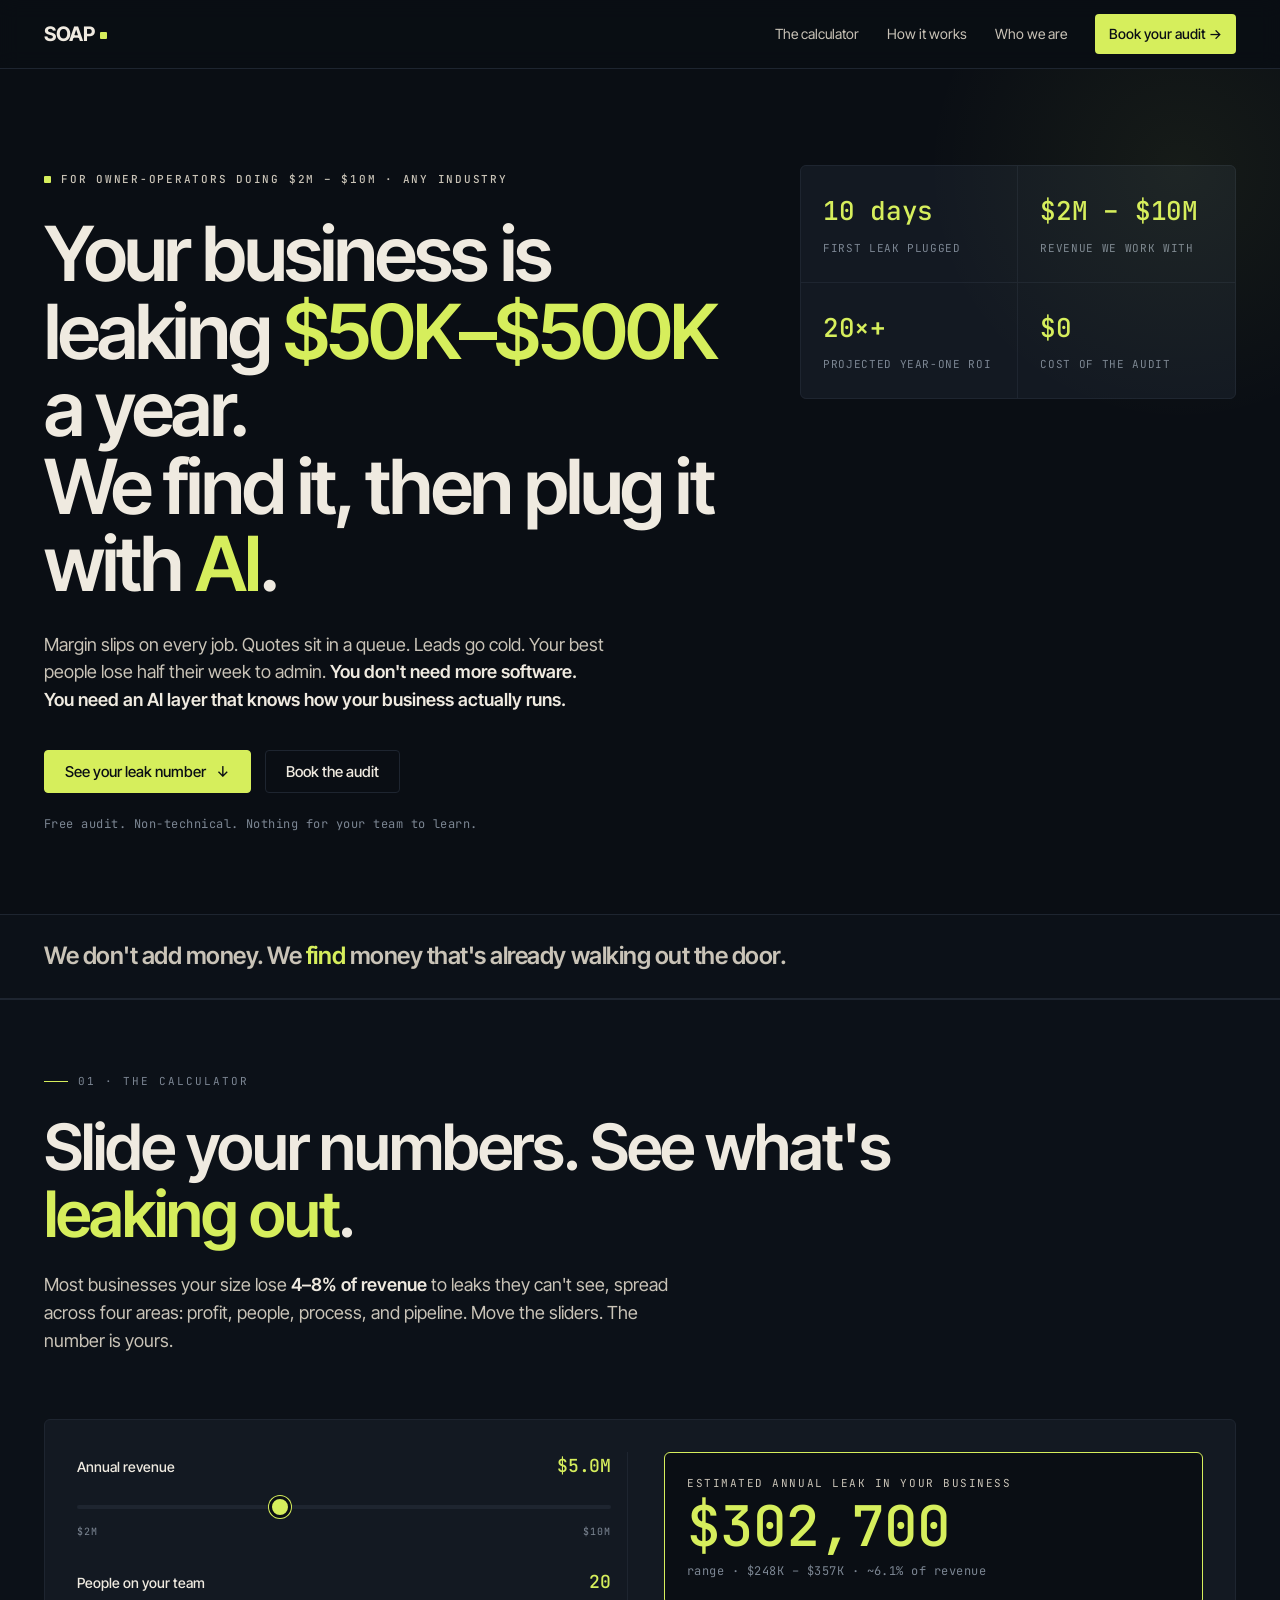
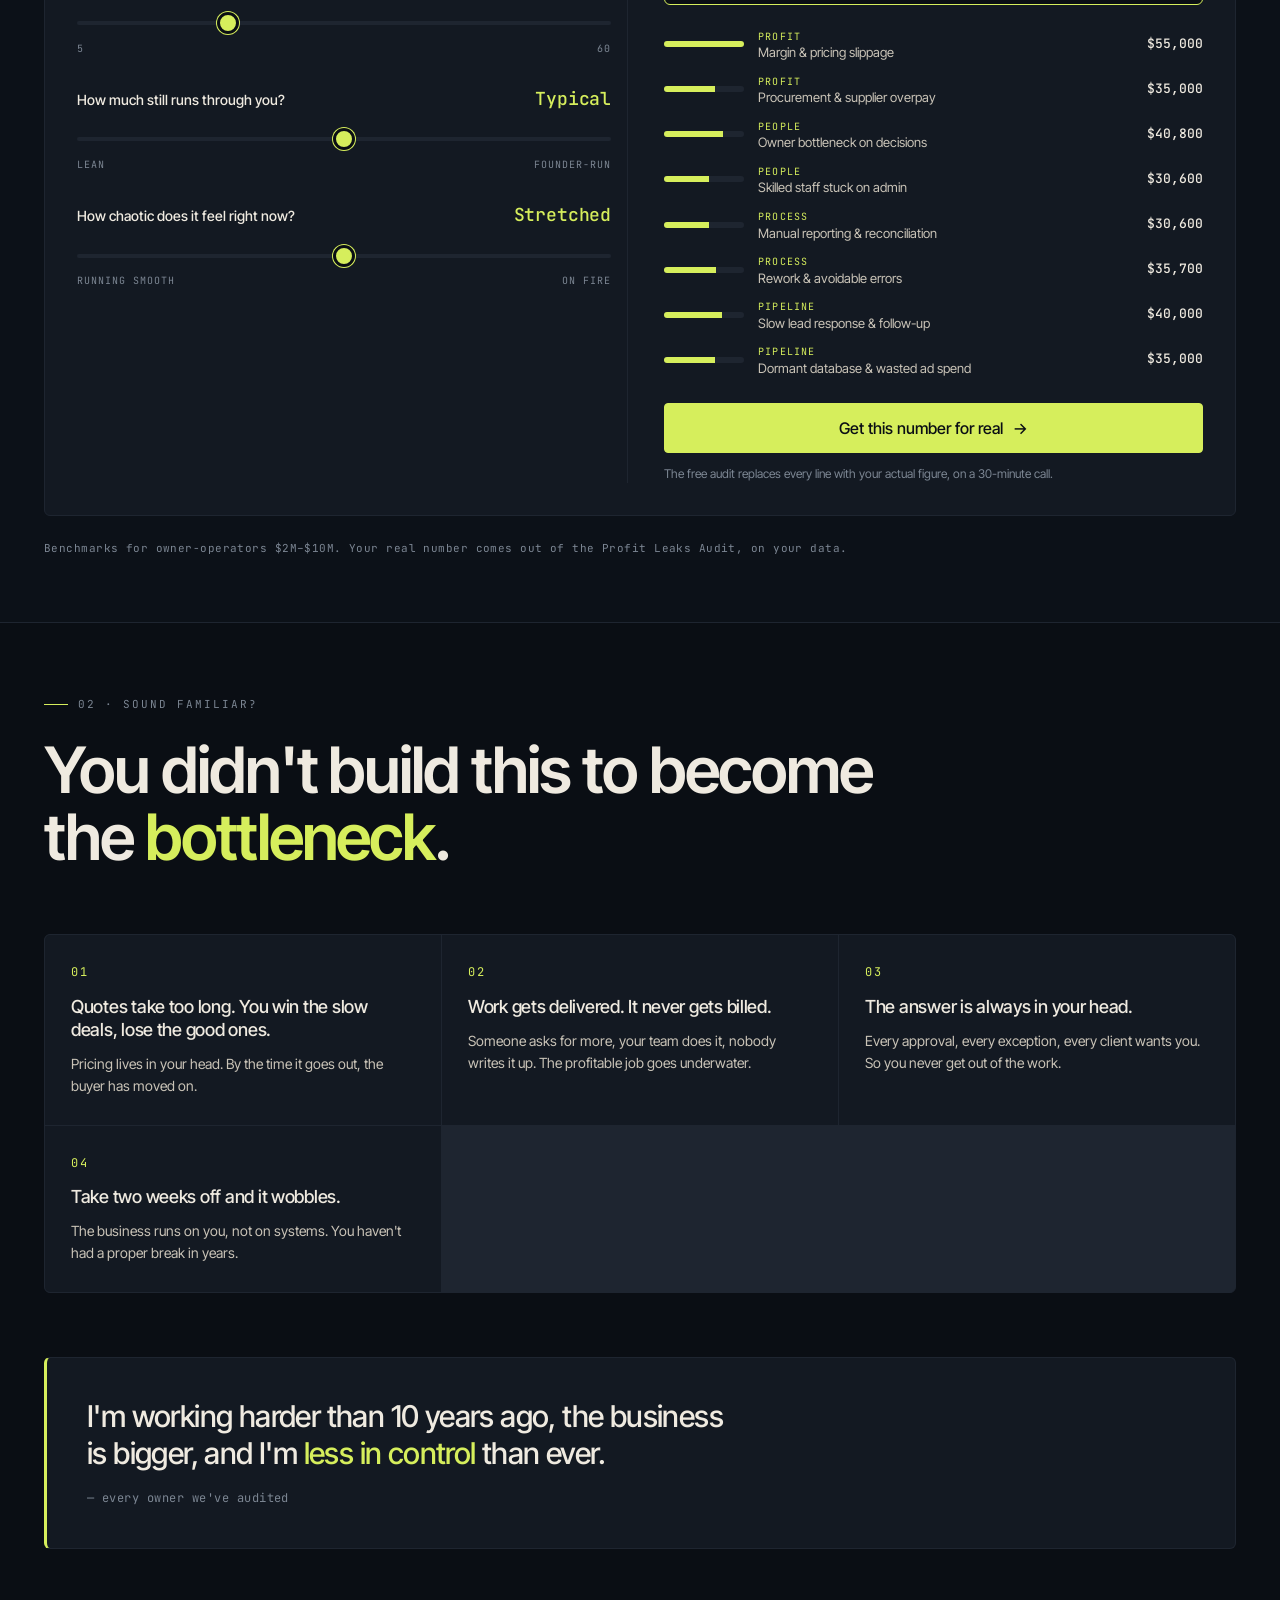
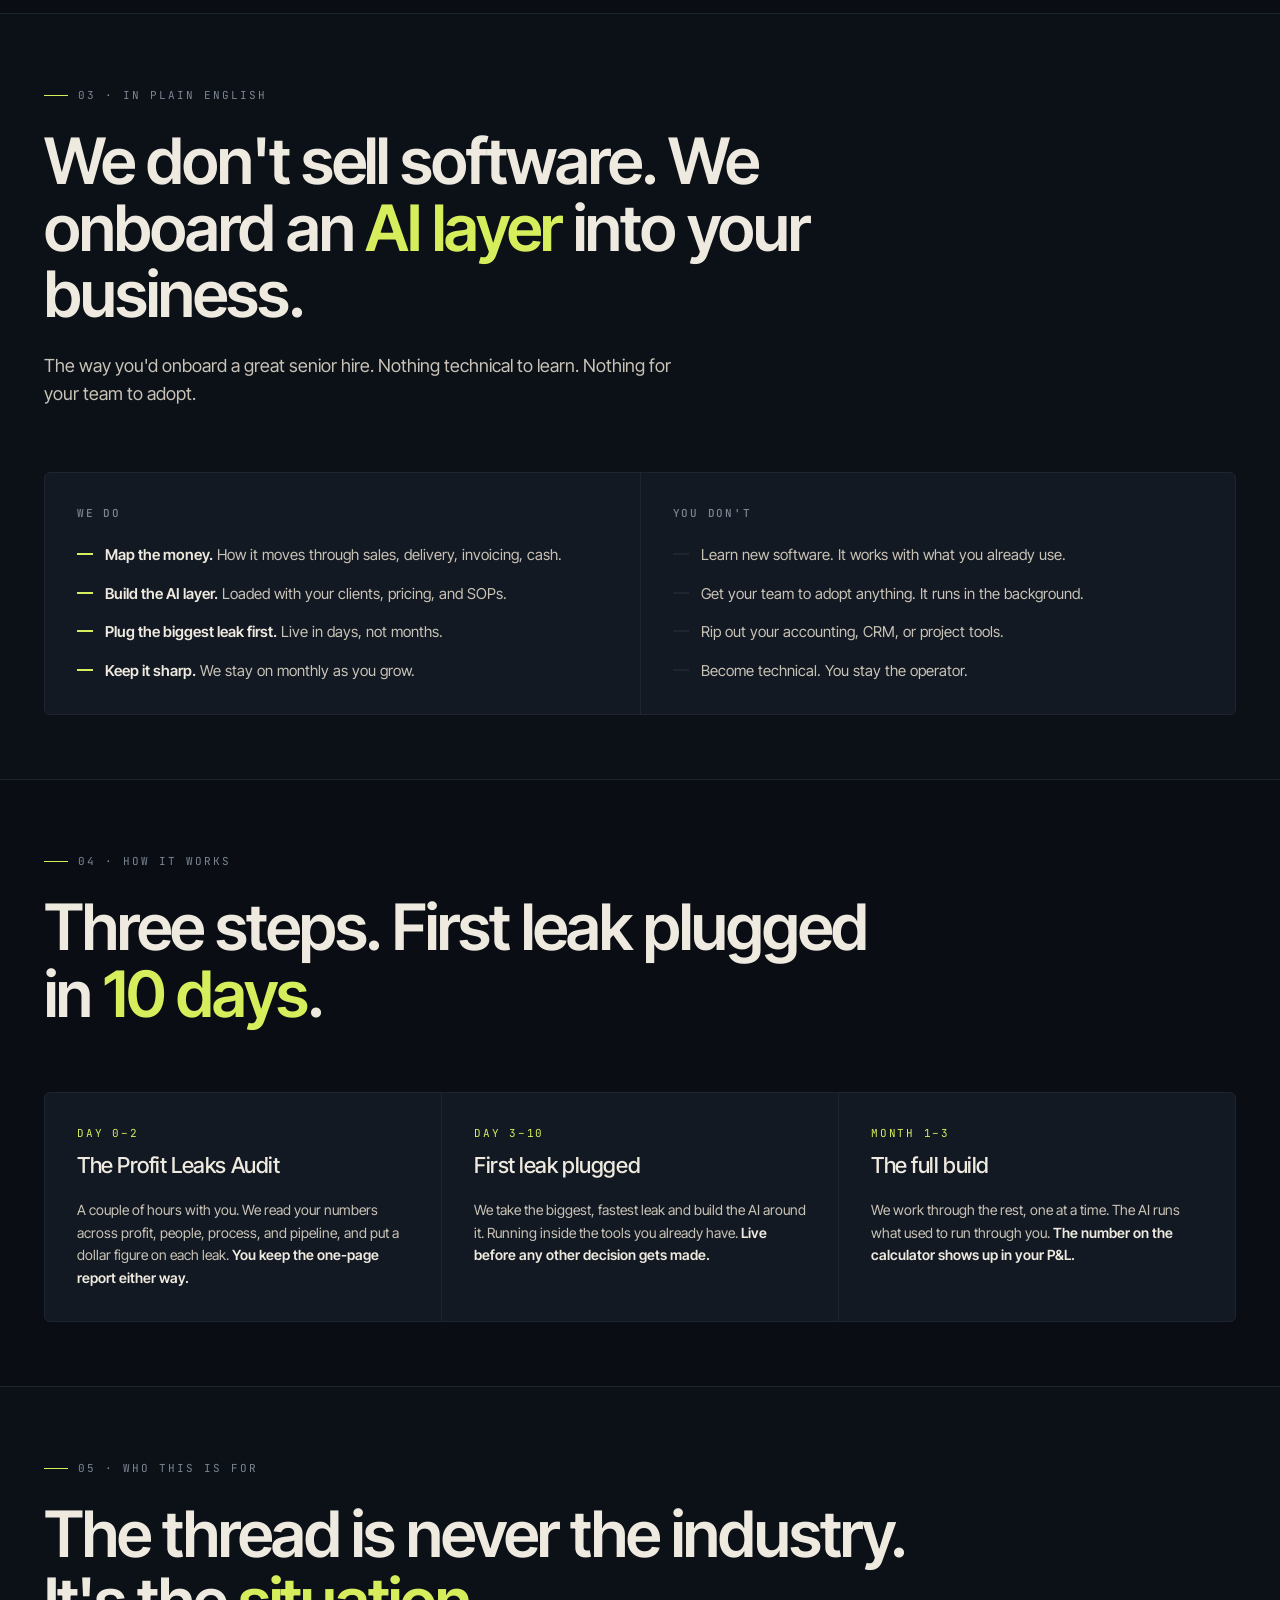
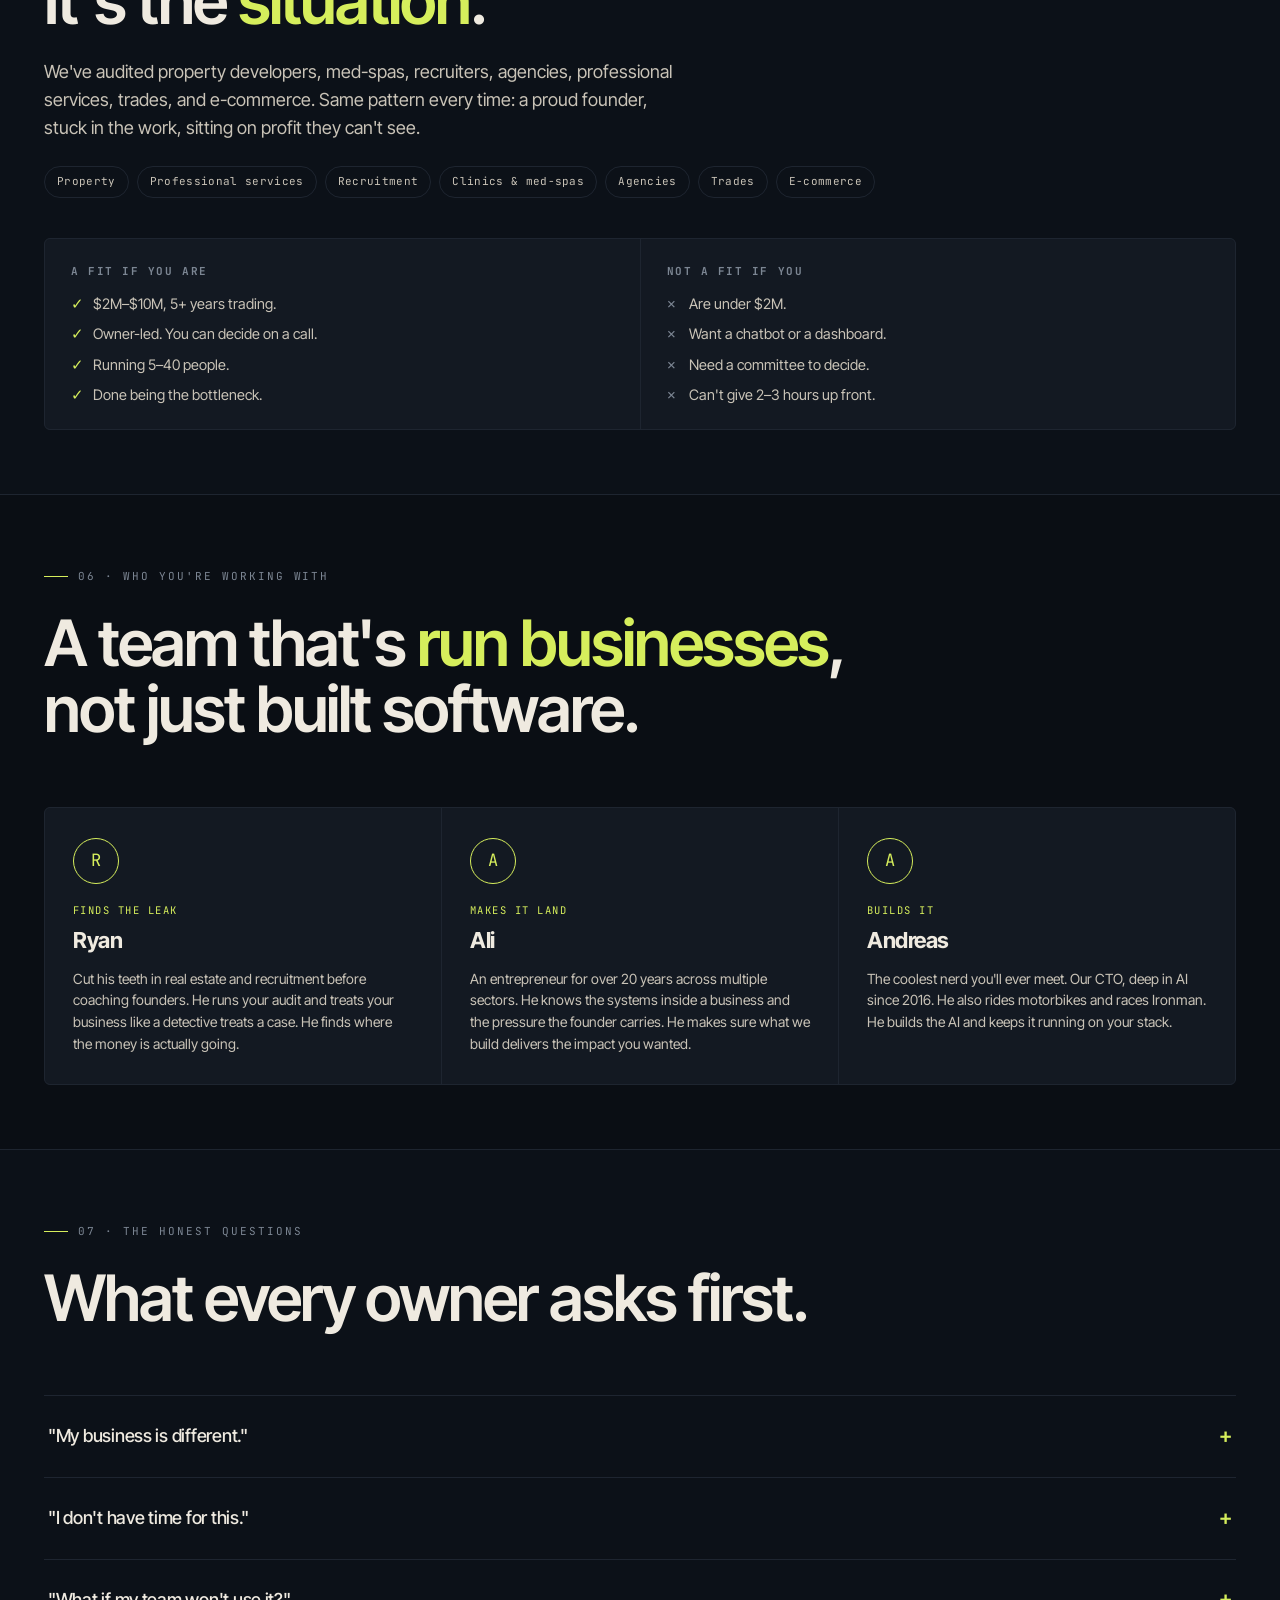
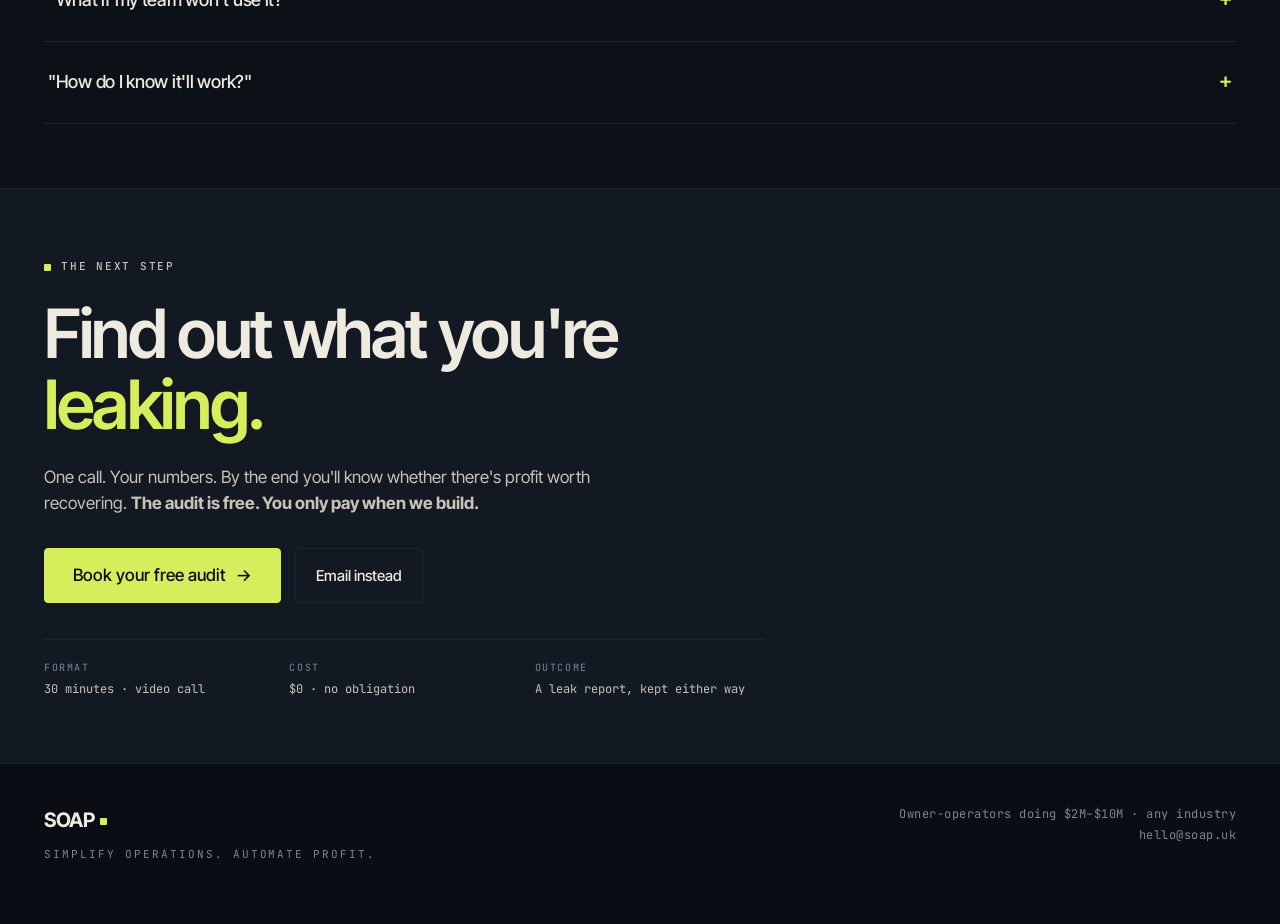
<file: index.html>
<!DOCTYPE html>
<html lang="en">
<head>
<meta charset="utf-8" />
<meta name="viewport" content="width=device-width, initial-scale=1" />
<title>SOAP — AI operations for owner-operators doing $2M–$10M</title>
<meta name="description" content="The Profit Leaks Audit. Slide your numbers, see what your business is quietly leaking, then plug the first leak with AI in days. Non-technical. Owner-friendly. Any industry." />
<meta property="og:title" content="Your business is leaking $50K–$500K a year. We find it, then plug it with AI." />
<meta property="og:description" content="For owner-operators doing $2M–$10M, any industry. See your leak number live, then book the free audit." />

<link rel="icon" type="image/svg+xml" href="assets/logo/favicon.svg" />
<link rel="apple-touch-icon" href="assets/logo/apple-touch-icon.svg" />

<link rel="preconnect" href="https://fonts.googleapis.com">
<link rel="preconnect" href="https://fonts.gstatic.com" crossorigin>
<link href="https://fonts.googleapis.com/css2?family=Inter+Tight:wght@400;500;600;700&family=JetBrains+Mono:wght@400;500&display=swap" rel="stylesheet">

<link rel="stylesheet" href="styles.css" />

<style>
  /* ---- Homepage ADHD layer: scannable bold, varied blocks, focal points ---- */
  .lead b, .hero__sub b, .step__body b, .do-col__list b { color: var(--bone); font-weight: 600; }

  /* one-line claim band under hero — breaks straight into a focal statement */
  .claimband{ border-top:var(--hair); border-bottom:var(--hair); background:#0C1118; }
  .claimband .inner{ max-width:var(--maxw); margin:0 auto; padding:22px 24px; font-family:var(--display); font-weight:600; font-size:clamp(18px,2.2vw,24px); letter-spacing:-0.02em; color:var(--bone-mute); }
  .claimband em{ color:var(--signal); font-style:normal; }

  /* founders — human anchor, visually distinct from the steps grid */
  .founders{ margin-top:var(--s-6); display:grid; grid-template-columns:repeat(3,1fr); gap:1px; background:var(--carbon); border:var(--hair); border-radius:var(--radius); overflow:hidden; }
  .founder{ background:var(--slate); padding:30px 28px; }
  .founder .avatar{ width:46px; height:46px; border-radius:50%; border:1px solid var(--signal); display:flex; align-items:center; justify-content:center; font-family:var(--mono); font-size:17px; color:var(--signal); }
  .founder .role{ margin-top:18px; font-family:var(--mono); font-size:10.5px; letter-spacing:0.14em; text-transform:uppercase; color:var(--signal); }
  .founder .nm{ font-family:var(--display); font-weight:700; font-size:22px; letter-spacing:-0.02em; color:var(--bone); margin-top:4px; }
  .founder .bio{ margin-top:10px; font-size:14px; line-height:1.55; color:var(--bone-mute); }
  @media (max-width:900px){ .founders{ grid-template-columns:1fr; } }

  /* compact fit-check — replaces the second big do-grid so it doesn't read samey */
  .fit{ margin-top:var(--s-5); display:grid; grid-template-columns:1fr 1fr; gap:1px; background:var(--carbon); border:var(--hair); border-radius:var(--radius); overflow:hidden; }
  .fit .col{ background:var(--slate); padding:24px 26px; }
  .fit h4{ font-family:var(--mono); font-size:11px; letter-spacing:0.14em; text-transform:uppercase; color:var(--mist); margin-bottom:14px; }
  .fit ul{ list-style:none; margin:0; padding:0; display:flex; flex-direction:column; gap:10px; }
  .fit li{ font-size:14.5px; color:var(--bone-mute); line-height:1.4; padding-left:22px; position:relative; }
  .fit .yes li::before{ content:"✓"; position:absolute; left:0; color:var(--signal); font-family:var(--mono); }
  .fit .no li::before{ content:"✕"; position:absolute; left:0; color:var(--mist); font-family:var(--mono); }
  @media (max-width:700px){ .fit{ grid-template-columns:1fr; } }

  /* industries — focal one-liner with chips */
  .industries{ margin-top:24px; display:flex; flex-wrap:wrap; gap:8px; }
  .industries .chip{ font-family:var(--mono); font-size:11px; letter-spacing:0.03em; color:var(--bone-mute); border:1px solid var(--carbon); border-radius:999px; padding:6px 12px; }

  /* trim section top padding so the page is shorter overall */
  .section{ padding: var(--s-6) 0; }
</style>
</head>
<body>

<!-- ===================== TOP NAV ===================== -->
<header class="topbar">
  <div class="topbar__inner">
    <a href="#top" class="topbar__brand"><span class="wm">SOAP<span class="wm-pip"></span></span></a>
    <nav class="topbar__nav">
      <a href="#calculator">The calculator</a>
      <a href="#how">How it works</a>
      <a href="#team">Who we are</a>
      <a href="/audit/" class="topbar__cta">Book your audit →</a>
    </nav>
  </div>
</header>

<main id="top">

<!-- ===================== HERO ===================== -->
<section class="hero">
  <div class="container">
    <div class="hero__grid">
      <div class="hero__copy">
        <span class="eyebrow"><span class="pip"></span>For owner-operators doing $2M – $10M · any industry</span>
        <h1 class="hero__title">
          Your business is leaking <span class="signal">$50K–$500K</span> a year.<br>
          We find it, then plug it with <span class="signal">AI</span>.
        </h1>
        <p class="hero__sub">
          Margin slips on every job. Quotes sit in a queue. Leads go cold. Your best people lose half their week to admin. <b>You don't need more software. You need an AI layer that knows how your business actually runs.</b>
        </p>
        <div class="hero__actions">
          <a href="#calculator" class="btn btn--primary">See your leak number <span class="arrow">↓</span></a>
          <a href="/audit/" class="btn btn--ghost">Book the audit</a>
        </div>
        <p class="hero__attr">Free audit. Non-technical. Nothing for your team to learn.</p>
      </div>

      <div class="hero__stats">
        <div class="stat"><div class="v">10 days</div><div class="l">First leak plugged</div></div>
        <div class="stat"><div class="v">$2M – $10M</div><div class="l">Revenue we work with</div></div>
        <div class="stat"><div class="v">20×+</div><div class="l">Projected year-one ROI</div></div>
        <div class="stat"><div class="v">$0</div><div class="l">Cost of the audit</div></div>
      </div>
    </div>
  </div>
</section>

<!-- ===================== CLAIM BAND ===================== -->
<div class="claimband">
  <div class="inner">We don't add money. We <em>find</em> money that's already walking out the door.</div>
</div>

<!-- ===================== THE CALCULATOR (the focal draw) ===================== -->
<section id="calculator" class="section section--alt">
  <div class="container">
    <div class="section__num">01 · The calculator</div>
    <h2 class="section__h">Slide your numbers. See what's <span class="signal">leaking out</span>.</h2>
    <p class="lead">Most businesses your size lose <b>4–8% of revenue</b> to leaks they can't see, spread across four areas: profit, people, process, and pipeline. Move the sliders. The number is yours.</p>

    <div class="calc">
      <div class="calc__inputs">

        <div class="slider">
          <div class="slider__head">
            <label for="revenue" class="slider__label">Annual revenue</label>
            <div class="slider__value mono" id="revenueOut">$5.0M</div>
          </div>
          <input type="range" id="revenue" min="2" max="10" step="0.1" value="5" />
          <div class="slider__scale"><span>$2M</span><span>$10M</span></div>
        </div>

        <div class="slider">
          <div class="slider__head">
            <label for="team" class="slider__label">People on your team</label>
            <div class="slider__value mono" id="teamOut">20</div>
          </div>
          <input type="range" id="team" min="5" max="60" step="1" value="20" />
          <div class="slider__scale"><span>5</span><span>60</span></div>
        </div>

        <div class="slider">
          <div class="slider__head">
            <label for="owner" class="slider__label">How much still runs through you?</label>
            <div class="slider__value mono" id="ownerOut">Typical</div>
          </div>
          <input type="range" id="owner" min="1" max="3" step="1" value="2" />
          <div class="slider__scale"><span>Lean</span><span>Founder-run</span></div>
        </div>

        <div class="slider">
          <div class="slider__head">
            <label for="chaos" class="slider__label">How chaotic does it feel right now?</label>
            <div class="slider__value mono" id="chaosOut">Stretched</div>
          </div>
          <input type="range" id="chaos" min="1" max="5" step="1" value="3" />
          <div class="slider__scale"><span>Running smooth</span><span>On fire</span></div>
        </div>

      </div>

      <div class="calc__output">
        <div class="calc__readout">
          <div class="calc__readout-label">Estimated annual leak in your business</div>
          <div class="calc__readout-figure mono" id="leakOut">$300,000</div>
          <div class="calc__readout-sub mono" id="leakRange">range · $250K – $350K</div>
        </div>

        <div class="calc__breakdown" id="breakdownOut"><!-- populated by JS --></div>

        <div class="calc__cta">
          <a href="/audit/" class="btn btn--primary btn--lg">Get this number for real <span class="arrow">→</span></a>
          <p class="calc__note">The free audit replaces every line with your actual figure, on a 30-minute call.</p>
        </div>
      </div>
    </div>

    <p class="calc__disclaimer mono">Benchmarks for owner-operators $2M–$10M. Your real number comes out of the Profit Leaks Audit, on your data.</p>
  </div>
</section>

<!-- ===================== THE PAIN (4 punchy) ===================== -->
<section id="pain" class="section">
  <div class="container">
    <div class="section__num">02 · Sound familiar?</div>
    <h2 class="section__h">You didn't build this to become the <span class="signal">bottleneck</span>.</h2>

    <div class="pain-grid">
      <div class="pain">
        <div class="pain__num mono">01</div>
        <div class="pain__title">Quotes take too long. You win the slow deals, lose the good ones.</div>
        <div class="pain__body">Pricing lives in your head. By the time it goes out, the buyer has moved on.</div>
      </div>
      <div class="pain">
        <div class="pain__num mono">02</div>
        <div class="pain__title">Work gets delivered. It never gets billed.</div>
        <div class="pain__body">Someone asks for more, your team does it, nobody writes it up. The profitable job goes underwater.</div>
      </div>
      <div class="pain">
        <div class="pain__num mono">03</div>
        <div class="pain__title">The answer is always in your head.</div>
        <div class="pain__body">Every approval, every exception, every client wants you. So you never get out of the work.</div>
      </div>
      <div class="pain">
        <div class="pain__num mono">04</div>
        <div class="pain__title">Take two weeks off and it wobbles.</div>
        <div class="pain__body">The business runs on you, not on systems. You haven't had a proper break in years.</div>
      </div>
    </div>

    <div class="pull">
      <p class="pull__text">I'm working harder than 10 years ago, the business is bigger, and I'm <span class="signal">less in control</span> than ever.</p>
      <div class="pull__attr">— every owner we've audited</div>
    </div>
  </div>
</section>

<!-- ===================== WHAT WE DO ===================== -->
<section class="section section--alt">
  <div class="container">
    <div class="section__num">03 · In plain English</div>
    <h2 class="section__h">We don't sell software. We onboard an <span class="signal">AI layer</span> into your business.</h2>
    <p class="lead">The way you'd onboard a great senior hire. Nothing technical to learn. Nothing for your team to adopt.</p>

    <div class="do-grid">
      <div class="do-col">
        <h4 class="do-col__h">We do</h4>
        <ul class="do-col__list do-col__list--yes">
          <li><b>Map the money.</b> How it moves through sales, delivery, invoicing, cash.</li>
          <li><b>Build the AI layer.</b> Loaded with your clients, pricing, and SOPs.</li>
          <li><b>Plug the biggest leak first.</b> Live in days, not months.</li>
          <li><b>Keep it sharp.</b> We stay on monthly as you grow.</li>
        </ul>
      </div>
      <div class="do-col">
        <h4 class="do-col__h">You don't</h4>
        <ul class="do-col__list do-col__list--no">
          <li>Learn new software. It works with what you already use.</li>
          <li>Get your team to adopt anything. It runs in the background.</li>
          <li>Rip out your accounting, CRM, or project tools.</li>
          <li>Become technical. You stay the operator.</li>
        </ul>
      </div>
    </div>
  </div>
</section>

<!-- ===================== HOW IT WORKS ===================== -->
<section id="how" class="section">
  <div class="container">
    <div class="section__num">04 · How it works</div>
    <h2 class="section__h">Three steps. First leak plugged in <span class="signal">10 days</span>.</h2>

    <div class="steps">
      <div class="step">
        <div class="step__head"><span class="step__num mono">Day 0–2</span><h3 class="step__title">The Profit Leaks Audit</h3></div>
        <p class="step__body">A couple of hours with you. We read your numbers across profit, people, process, and pipeline, and put a dollar figure on each leak. <b>You keep the one-page report either way.</b></p>
      </div>
      <div class="step">
        <div class="step__head"><span class="step__num mono">Day 3–10</span><h3 class="step__title">First leak plugged</h3></div>
        <p class="step__body">We take the biggest, fastest leak and build the AI around it. Running inside the tools you already have. <b>Live before any other decision gets made.</b></p>
      </div>
      <div class="step">
        <div class="step__head"><span class="step__num mono">Month 1–3</span><h3 class="step__title">The full build</h3></div>
        <p class="step__body">We work through the rest, one at a time. The AI runs what used to run through you. <b>The number on the calculator shows up in your P&amp;L.</b></p>
      </div>
    </div>
  </div>
</section>

<!-- ===================== WHO IT'S FOR (compact, not a second do-grid) ===================== -->
<section class="section section--alt">
  <div class="container">
    <div class="section__num">05 · Who this is for</div>
    <h2 class="section__h">The thread is never the industry. It's the <span class="signal">situation</span>.</h2>
    <p class="lead">We've audited property developers, med-spas, recruiters, agencies, professional services, trades, and e-commerce. Same pattern every time: a proud founder, stuck in the work, sitting on profit they can't see.</p>
    <div class="industries">
      <span class="chip">Property</span><span class="chip">Professional services</span><span class="chip">Recruitment</span><span class="chip">Clinics &amp; med-spas</span><span class="chip">Agencies</span><span class="chip">Trades</span><span class="chip">E-commerce</span>
    </div>

    <div class="fit">
      <div class="col">
        <h4>A fit if you are</h4>
        <ul class="yes">
          <li>$2M–$10M, 5+ years trading.</li>
          <li>Owner-led. You can decide on a call.</li>
          <li>Running 5–40 people.</li>
          <li>Done being the bottleneck.</li>
        </ul>
      </div>
      <div class="col">
        <h4>Not a fit if you</h4>
        <ul class="no">
          <li>Are under $2M.</li>
          <li>Want a chatbot or a dashboard.</li>
          <li>Need a committee to decide.</li>
          <li>Can't give 2–3 hours up front.</li>
        </ul>
      </div>
    </div>
  </div>
</section>

<!-- ===================== WHO YOU'RE WORKING WITH ===================== -->
<section id="team" class="section">
  <div class="container">
    <div class="section__num">06 · Who you're working with</div>
    <h2 class="section__h">A team that's <span class="signal">run businesses</span>, not just built software.</h2>

    <div class="founders">
      <div class="founder">
        <div class="avatar">R</div>
        <div class="role">Finds the leak</div>
        <div class="nm">Ryan</div>
        <div class="bio">Cut his teeth in real estate and recruitment before coaching founders. He runs your audit and treats your business like a detective treats a case. He finds where the money is actually going.</div>
      </div>
      <div class="founder">
        <div class="avatar">A</div>
        <div class="role">Makes it land</div>
        <div class="nm">Ali</div>
        <div class="bio">An entrepreneur for over 20 years across multiple sectors. He knows the systems inside a business and the pressure the founder carries. He makes sure what we build delivers the impact you wanted.</div>
      </div>
      <div class="founder">
        <div class="avatar">A</div>
        <div class="role">Builds it</div>
        <div class="nm">Andreas</div>
        <div class="bio">The coolest nerd you'll ever meet. Our CTO, deep in AI since 2016. He also rides motorbikes and races Ironman. He builds the AI and keeps it running on your stack.</div>
      </div>
    </div>
  </div>
</section>

<!-- ===================== FAQ (4) ===================== -->
<section class="section section--alt">
  <div class="container">
    <div class="section__num">07 · The honest questions</div>
    <h2 class="section__h">What every owner asks first.</h2>

    <div class="faq">
      <details class="faq__item">
        <summary class="faq__q">"My business is different."</summary>
        <div class="faq__a">That's exactly why we don't sell generic tools. Every build is shaped around your clients, your pricing, your SOPs. Generic in, generic out. We build around how you actually work.</div>
      </details>
      <details class="faq__item">
        <summary class="faq__q">"I don't have time for this."</summary>
        <div class="faq__a">We need 2–3 hours of your time in week one. After that we run the build. It gives you time back, it doesn't cost it.</div>
      </details>
      <details class="faq__item">
        <summary class="faq__q">"What if my team won't use it?"</summary>
        <div class="faq__a">They don't have to. The AI runs in the background of the tools they already use. Nobody adopts a new app. That adoption problem is why most software fails.</div>
      </details>
      <details class="faq__item">
        <summary class="faq__q">"How do I know it'll work?"</summary>
        <div class="faq__a">The audit puts a dollar number on the leaks before you sign anything. If we find $300K of leaks and the build costs $20K, the case makes itself. If we can't, we tell you straight.</div>
      </details>
    </div>
  </div>
</section>

<!-- ===================== BOOK ===================== -->
<section id="book" class="section section--book">
  <div class="container">
    <div class="book">
      <span class="eyebrow"><span class="pip"></span>The next step</span>
      <h2 class="book__h">Find out what you're <span class="signal">leaking.</span></h2>
      <p class="book__sub">One call. Your numbers. By the end you'll know whether there's profit worth recovering. <b>The audit is free. You only pay when we build.</b></p>
      <div class="book__actions">
        <a href="/audit/" class="btn btn--primary btn--xl">Book your free audit <span class="arrow">→</span></a>
        <a href="mailto:hello@soap.uk?subject=AI%20audit%20request" class="btn btn--ghost">Email instead</a>
      </div>
      <div class="book__meta mono">
        <div><span class="lbl">format</span> 30 minutes · video call</div>
        <div><span class="lbl">cost</span> $0 · no obligation</div>
        <div><span class="lbl">outcome</span> A leak report, kept either way</div>
      </div>
    </div>
  </div>
</section>

<footer class="footer">
  <div class="container footer__inner">
    <div class="footer__brand">
      <span class="wm">SOAP<span class="wm-pip"></span></span>
      <div class="footer__tag mono">Simplify Operations. Automate Profit.</div>
    </div>
    <div class="footer__meta mono">Owner-operators doing $2M–$10M · any industry<br>hello@soap.uk</div>
  </div>
</footer>

</main>

<script>
(function(){
  const revenueIn = document.getElementById('revenue');
  const teamIn = document.getElementById('team');
  const ownerIn = document.getElementById('owner');
  const chaosIn = document.getElementById('chaos');

  const revenueOut = document.getElementById('revenueOut');
  const teamOut = document.getElementById('teamOut');
  const ownerOut = document.getElementById('ownerOut');
  const chaosOut = document.getElementById('chaosOut');

  const leakOut = document.getElementById('leakOut');
  const leakRange = document.getElementById('leakRange');
  const breakdownOut = document.getElementById('breakdownOut');

  const chaosLabels = ['Running smooth','Pretty tight','Stretched','Stressed','On fire'];
  const ownerLabels = ['Lean','Typical','Founder-run'];
  const ownerFactors = [0.7, 1.0, 1.4];

  function fmt(n){
    if(n>=1e6) return '$'+(n/1e6).toFixed(1)+'M';
    if(n>=1e3) return '$'+Math.round(n/1e3)+'K';
    return '$'+Math.round(n);
  }
  function fmtFull(n){ return '$'+Math.round(n).toLocaleString('en-US'); }

  // Eight leaks, two per SOAP area. % of revenue at baseline.
  // People and Process leaks scale with how much runs through the owner and team size.
  // Tuned so $5M · 20 people · Typical · chaos 3 lands near 6% (~$300K).
  const buckets = [
    { area: 'Profit',   label: 'Margin & pricing slippage',          base: 0.011, opSensitive: false },
    { area: 'Profit',   label: 'Procurement & supplier overpay',     base: 0.007, opSensitive: false },
    { area: 'People',   label: 'Owner bottleneck on decisions',      base: 0.008, opSensitive: true  },
    { area: 'People',   label: 'Skilled staff stuck on admin',       base: 0.006, opSensitive: true  },
    { area: 'Process',  label: 'Manual reporting & reconciliation',  base: 0.006, opSensitive: true  },
    { area: 'Process',  label: 'Rework & avoidable errors',          base: 0.007, opSensitive: true  },
    { area: 'Pipeline', label: 'Slow lead response & follow-up',     base: 0.008, opSensitive: false },
    { area: 'Pipeline', label: 'Dormant database & wasted ad spend', base: 0.007, opSensitive: false }
  ];

  function recalc(){
    const revenue = parseFloat(revenueIn.value) * 1e6;
    const team = parseInt(teamIn.value, 10);
    const ownerIdx = parseInt(ownerIn.value, 10) - 1;
    const chaos = parseInt(chaosIn.value, 10);

    revenueOut.textContent = '$'+parseFloat(revenueIn.value).toFixed(1)+'M';
    teamOut.textContent = team;
    ownerOut.textContent = ownerLabels[ownerIdx];
    chaosOut.textContent = chaosLabels[chaos-1];

    const chaosMult = 1 + (chaos - 3) * 0.10;
    const ownerMult = ownerFactors[ownerIdx];
    const teamMult  = 1 + Math.max(0, (team - 15)) * 0.004;

    let total = 0;
    const rows = buckets.map(b => {
      let mult = chaosMult;
      if(b.opSensitive) mult *= ownerMult * teamMult;
      const dollars = revenue * b.base * mult;
      total += dollars;
      return { area: b.area, label: b.label, dollars: dollars };
    });

    const maxD = Math.max.apply(null, rows.map(r => r.dollars));

    leakOut.textContent = fmtFull(total);
    leakRange.textContent = 'range · ' + fmt(total*0.82) + ' – ' + fmt(total*1.18) + ' · ~' + ((total/revenue)*100).toFixed(1) + '% of revenue';

    breakdownOut.innerHTML = rows.map(r => `
      <div class="bd__row">
        <div class="bd__bar"><div class="bd__bar-fill" style="width:${Math.max(8, (r.dollars/maxD)*100)}%"></div></div>
        <div class="bd__label"><span class="signal mono" style="font-size:10px; letter-spacing:0.12em; text-transform:uppercase;">${r.area}</span><br>${r.label}</div>
        <div class="bd__value mono">${fmtFull(r.dollars)}</div>
      </div>
    `).join('');
  }

  [revenueIn, teamIn, ownerIn, chaosIn].forEach(el => el.addEventListener('input', recalc));
  recalc();
})();
</script>

</body>
</html>
</file>
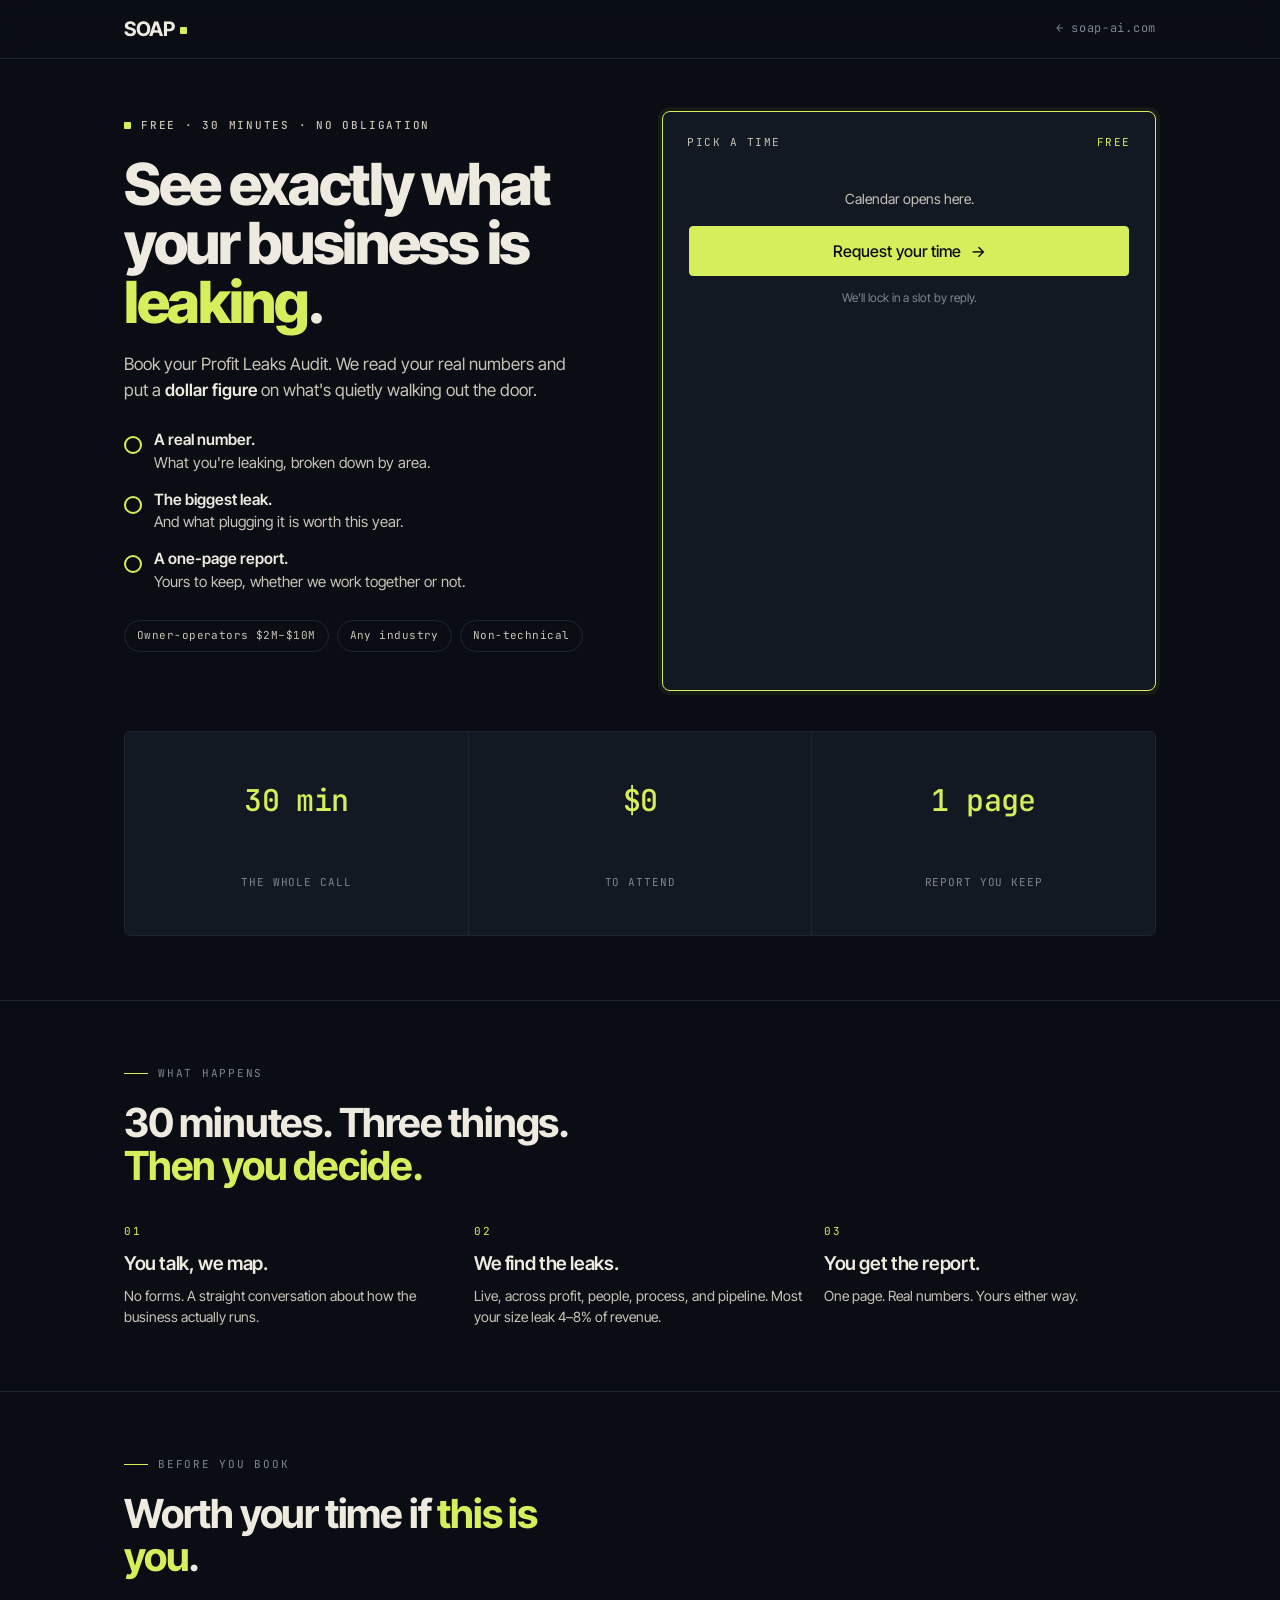
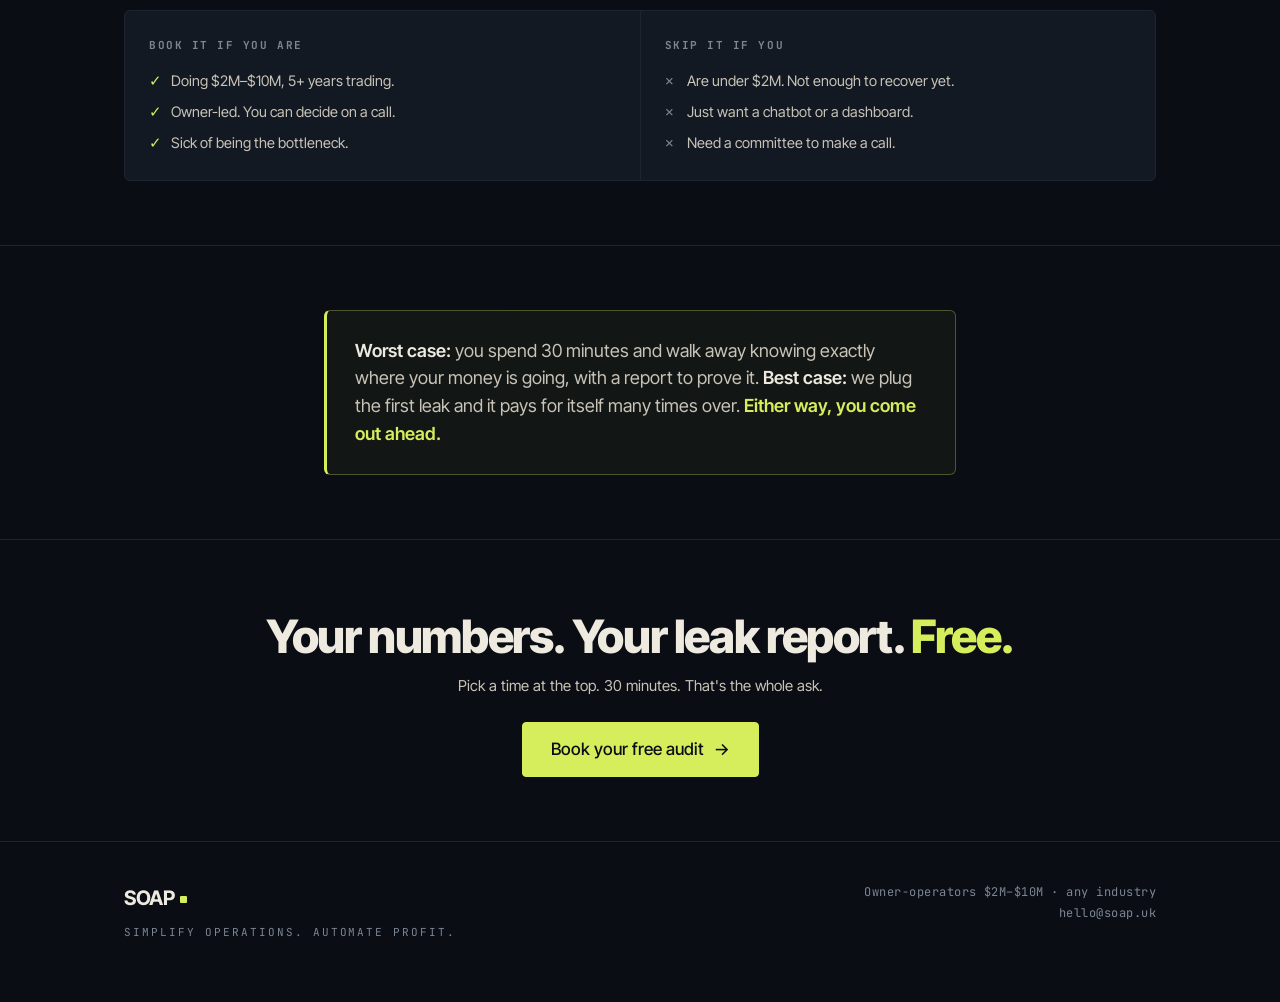
<file: audit/index.html>
<!DOCTYPE html>
<html lang="en">
<head>
<meta charset="utf-8" />
<meta name="viewport" content="width=device-width, initial-scale=1" />
<title>Book your free Profit Leaks Audit — SOAP</title>
<meta name="description" content="30 minutes. Your numbers. A one-page report on exactly what your business is leaking. Free, no obligation." />
<meta property="og:title" content="Book your free Profit Leaks Audit — SOAP" />
<meta property="og:description" content="30 minutes. Your numbers. A one-page report on exactly what your business is leaking. Free, no obligation." />
<meta name="robots" content="index,follow" />

<link rel="icon" type="image/svg+xml" href="../assets/logo/favicon.svg" />
<link rel="apple-touch-icon" href="../assets/logo/apple-touch-icon.svg" />

<link rel="preconnect" href="https://fonts.googleapis.com">
<link rel="preconnect" href="https://fonts.gstatic.com" crossorigin>
<link href="https://fonts.googleapis.com/css2?family=Inter+Tight:wght@400;500;600;700;800&family=JetBrains+Mono:wght@400;500&display=swap" rel="stylesheet">

<link rel="stylesheet" href="../styles.css" />

<style>
  /* ---- /audit — ADHD-friendly booking page. Narrow, scannable, varied. ---- */
  .audit-bar{position:sticky; top:0; z-index:50; background:rgba(10,14,20,0.9); backdrop-filter:blur(10px); border-bottom:var(--hair);}
  .audit-bar__inner{max-width:1080px; margin:0 auto; padding:13px 24px; display:flex; align-items:center; justify-content:space-between;}
  .audit-bar__back{font-family:var(--mono); font-size:12px; letter-spacing:0.06em; color:var(--mist);}
  .audit-bar__back:hover{color:var(--bone);}

  .wrap{max-width:1080px; margin:0 auto; padding:0 24px;}
  .narrow{max-width:680px;}

  /* HERO */
  .ah{padding:52px 0 40px;}
  .ah-grid{display:grid; grid-template-columns:1fr 1fr; gap:44px; align-items:start;}
  .ah h1{font-family:var(--display); font-weight:800; font-size:clamp(36px,5vw,58px); line-height:1.02; letter-spacing:-0.04em; margin-top:18px; max-width:13ch;}
  .ah h1 em{color:var(--signal);}
  .ah-sub{margin-top:20px; font-size:17px; line-height:1.5; color:var(--bone-mute); max-width:46ch;}
  .ah-sub b{color:var(--bone); font-weight:600;}

  /* skim list — bold lead, grey tail */
  .skim{list-style:none; margin:26px 0 0; padding:0; display:flex; flex-direction:column; gap:16px;}
  .skim li{position:relative; padding-left:30px; font-size:15px; color:var(--bone-mute); line-height:1.4;}
  .skim li::before{content:""; position:absolute; left:0; top:7px; width:14px; height:14px; border-radius:50%; border:2px solid var(--signal);}
  .skim b{display:block; color:var(--bone); font-weight:600; font-size:15.5px; margin-bottom:1px;}

  .chips{margin-top:28px; display:flex; flex-wrap:wrap; gap:8px;}
  .chip{font-family:var(--mono); font-size:11px; letter-spacing:0.04em; color:var(--bone-mute); border:1px solid var(--carbon); border-radius:999px; padding:6px 12px;}

  /* Booking panel = the one focal point */
  .book-panel{background:var(--slate); border:1px solid var(--signal); border-radius:8px; padding:8px; position:sticky; top:80px; box-shadow:0 0 0 4px rgba(214,238,92,0.06);}
  .book-panel__head{padding:14px 16px 10px; display:flex; justify-content:space-between; align-items:center; font-family:var(--mono); font-size:11px; letter-spacing:0.14em; text-transform:uppercase; color:var(--bone-mute);}
  .book-panel__head .free{color:var(--signal);}
  #cal-inline{min-height:520px;}
  .book-fallback{padding:26px 18px 22px; text-align:center;}
  .book-fallback .btn{width:100%; justify-content:center;}

  /* stat band — different shape, breaks the rhythm */
  .band{display:grid; grid-template-columns:repeat(3,1fr); gap:1px; background:var(--carbon); border:var(--hair); border-radius:var(--radius); overflow:hidden;}
  .band div{background:var(--slate); padding:22px 20px; text-align:center;}
  .band .n{font-family:var(--mono); font-size:30px; color:var(--signal); font-weight:500; letter-spacing:-0.02em;}
  .band .t{margin-top:6px; font-family:var(--mono); font-size:11px; letter-spacing:0.08em; text-transform:uppercase; color:var(--mist);}

  /* flow — 3 quick beats, bold-led */
  .flow{display:grid; grid-template-columns:repeat(3,1fr); gap:18px;}
  .flow .beat{}
  .flow .step-n{font-family:var(--mono); font-size:11px; letter-spacing:0.14em; color:var(--signal);}
  .flow .beat b{display:block; font-family:var(--display); font-weight:600; font-size:19px; letter-spacing:-0.02em; color:var(--bone); margin:8px 0 6px;}
  .flow .beat p{font-size:14px; color:var(--bone-mute); line-height:1.5;}

  /* mini qualifier — two tight columns */
  .qual{display:grid; grid-template-columns:1fr 1fr; gap:1px; background:var(--carbon); border:var(--hair); border-radius:var(--radius); overflow:hidden;}
  .qual .col{background:var(--slate); padding:26px 24px;}
  .qual h4{font-family:var(--mono); font-size:11px; letter-spacing:0.14em; text-transform:uppercase; color:var(--mist); margin-bottom:16px;}
  .qual ul{list-style:none; margin:0; padding:0; display:flex; flex-direction:column; gap:11px;}
  .qual li{font-size:14.5px; color:var(--bone-mute); line-height:1.4; padding-left:22px; position:relative;}
  .qual .yes li::before{content:"✓"; position:absolute; left:0; color:var(--signal); font-family:var(--mono);}
  .qual .no li::before{content:"✕"; position:absolute; left:0; color:var(--mist); font-family:var(--mono);}

  /* risk-reversal callout — accent box, draws the eye */
  .callout{border:1px solid rgba(214,238,92,0.3); border-left:3px solid var(--signal); background:rgba(214,238,92,0.04); border-radius:6px; padding:26px 28px;}
  .callout p{font-size:18px; line-height:1.55; color:var(--bone-mute); max-width:60ch;}
  .callout b{color:var(--bone); font-weight:600;}
  .callout .win{color:var(--signal); font-weight:600;}

  /* final CTA */
  .fin{text-align:center; padding:8px 0 0;}
  .fin h2{font-family:var(--display); font-weight:800; font-size:clamp(30px,4vw,46px); letter-spacing:-0.03em; line-height:1.05;}
  .fin h2 em{color:var(--signal);}
  .fin p{margin:14px auto 0; max-width:42ch; color:var(--bone-mute); font-size:15px;}
  .fin .btn{margin-top:24px;}

  .rule{height:1px; background:var(--carbon); margin:64px 0;}
  .seclabel{font-family:var(--mono); font-size:11px; letter-spacing:0.16em; text-transform:uppercase; color:var(--mist); margin-bottom:18px; display:flex; align-items:center; gap:10px;}
  .seclabel::before{content:""; width:24px; height:1px; background:var(--signal);}
  .sech{font-family:var(--display); font-weight:700; font-size:clamp(26px,3.4vw,40px); letter-spacing:-0.03em; line-height:1.08; max-width:18ch;}
  .sech em{color:var(--signal);}

  @media (max-width:880px){
    .ah-grid{grid-template-columns:1fr; gap:32px;}
    .book-panel{position:static;}
    .flow{grid-template-columns:1fr;}
    .qual{grid-template-columns:1fr;}
    .band .n{font-size:24px;}
  }
</style>
</head>
<body>

<header class="audit-bar">
  <div class="audit-bar__inner">
    <a href="/" class="topbar__brand"><span class="wm">SOAP<span class="wm-pip"></span></span></a>
    <a href="/" class="audit-bar__back">← soap-ai.com</a>
  </div>
</header>

<main>

<!-- HERO: copy left, calendar (the focal point) right -->
<section class="ah">
  <div class="wrap">
    <div class="ah-grid">
      <div>
        <span class="eyebrow"><span class="pip"></span>Free · 30 minutes · no obligation</span>
        <h1>See exactly what your business is <em>leaking</em>.</h1>
        <p class="ah-sub">Book your Profit Leaks Audit. We read your real numbers and put a <b>dollar figure</b> on what's quietly walking out the door.</p>

        <ul class="skim">
          <li><b>A real number.</b> What you're leaking, broken down by area.</li>
          <li><b>The biggest leak.</b> And what plugging it is worth this year.</li>
          <li><b>A one-page report.</b> Yours to keep, whether we work together or not.</li>
        </ul>

        <div class="chips">
          <span class="chip">Owner-operators $2M–$10M</span>
          <span class="chip">Any industry</span>
          <span class="chip">Non-technical</span>
        </div>
      </div>

      <div class="book-panel" id="book-cal">
        <div class="book-panel__head"><span>Pick a time</span><span class="free">Free</span></div>
        <!-- =================================================================
             GHL CALENDAR SLOT — wire up tomorrow (Ryan connecting via MCP).
             Replace the .book-fallback block below with the HighLevel widget:
               <iframe src="https://api.leadconnectorhq.com/widget/booking/SLUG"
                       style="width:100%;height:560px;border:none;overflow:hidden"
                       scrolling="no" id="ghl-booking"></iframe>
               <script src="https://link.msgsndr.com/js/embed.js"></script>
             Keep id="book-cal" on the panel (CTAs scroll here).
        ================================================================= -->
        <div id="cal-inline">
          <div class="book-fallback">
            <p style="font-size:14px; color:var(--bone-mute); margin-bottom:16px;">Calendar opens here.</p>
            <a href="mailto:hello@soap.uk?subject=AI%20audit%20request" class="btn btn--primary btn--lg">Request your time <span class="arrow">→</span></a>
            <p style="font-size:12px; color:var(--mist); margin-top:12px;">We'll lock in a slot by reply.</p>
          </div>
        </div>
      </div>
    </div>
  </div>
</section>

<!-- STAT BAND: breaks the rhythm, fast credibility -->
<div class="wrap">
  <div class="band">
    <div><div class="n">30 min</div><div class="t">The whole call</div></div>
    <div><div class="n">$0</div><div class="t">To attend</div></div>
    <div><div class="n">1 page</div><div class="t">Report you keep</div></div>
  </div>
</div>

<div class="rule"></div>

<!-- WHAT HAPPENS: 3 quick beats, bold-led -->
<div class="wrap">
  <div class="seclabel">What happens</div>
  <h2 class="sech">30 minutes. Three things. <em>Then you decide.</em></h2>
  <div class="flow" style="margin-top:36px;">
    <div class="beat"><div class="step-n">01</div><b>You talk, we map.</b><p>No forms. A straight conversation about how the business actually runs.</p></div>
    <div class="beat"><div class="step-n">02</div><b>We find the leaks.</b><p>Live, across profit, people, process, and pipeline. Most your size leak 4–8% of revenue.</p></div>
    <div class="beat"><div class="step-n">03</div><b>You get the report.</b><p>One page. Real numbers. Yours either way.</p></div>
  </div>
</div>

<div class="rule"></div>

<!-- QUALIFIER -->
<div class="wrap">
  <div class="seclabel">Before you book</div>
  <h2 class="sech">Worth your time if <em>this is you</em>.</h2>
  <div class="qual" style="margin-top:32px;">
    <div class="col">
      <h4>Book it if you are</h4>
      <ul class="yes">
        <li>Doing $2M–$10M, 5+ years trading.</li>
        <li>Owner-led. You can decide on a call.</li>
        <li>Sick of being the bottleneck.</li>
      </ul>
    </div>
    <div class="col">
      <h4>Skip it if you</h4>
      <ul class="no">
        <li>Are under $2M. Not enough to recover yet.</li>
        <li>Just want a chatbot or a dashboard.</li>
        <li>Need a committee to make a call.</li>
      </ul>
    </div>
  </div>
</div>

<div class="rule"></div>

<!-- RISK REVERSAL CALLOUT -->
<div class="wrap narrow">
  <div class="callout">
    <p><b>Worst case:</b> you spend 30 minutes and walk away knowing exactly where your money is going, with a report to prove it. <b>Best case:</b> we plug the first leak and it pays for itself many times over. <span class="win">Either way, you come out ahead.</span></p>
  </div>
</div>

<div class="rule"></div>

<!-- FINAL CTA -->
<div class="wrap">
  <div class="fin">
    <h2>Your numbers. Your leak report. <em>Free.</em></h2>
    <p>Pick a time at the top. 30 minutes. That's the whole ask.</p>
    <a href="#book-cal" class="btn btn--primary btn--xl">Book your free audit <span class="arrow">→</span></a>
  </div>
</div>

<footer class="footer" style="margin-top:64px;">
  <div class="wrap footer__inner">
    <div class="footer__brand">
      <span class="wm">SOAP<span class="wm-pip"></span></span>
      <div class="footer__tag mono">Simplify Operations. Automate Profit.</div>
    </div>
    <div class="footer__meta mono">Owner-operators $2M–$10M · any industry<br>hello@soap.uk</div>
  </div>
</footer>

</main>

<!-- Booking embed (GHL via MCP) gets wired into #cal-inline tomorrow. No third-party script today. -->

</body>
</html>
</file>
<file: styles.css>
/* ============================================================
   SOAP — Construction landing page
   Brand: Ink #0A0E14 · Bone #EFEAE0 · Signal #D6EE5C
   Type:  Inter Tight (display/body) · JetBrains Mono (numerics)
   ============================================================ */

:root{
  --ink:        #0A0E14;
  --slate:      #131922;
  --carbon:     #1E2530;
  --bone:       #EFEAE0;
  --bone-mute:  #C9C3B7;
  --mist:       #7C8693;
  --signal:     #D6EE5C;
  --signal-d:   #BCD146;

  --display: 'Inter Tight', system-ui, -apple-system, sans-serif;
  --mono:    'JetBrains Mono', ui-monospace, Menlo, monospace;

  --s-1: 4px;
  --s-2: 8px;
  --s-3: 16px;
  --s-4: 24px;
  --s-5: 40px;
  --s-6: 64px;
  --s-7: 96px;
  --s-8: 128px;

  --maxw: 1240px;
  --radius: 6px;
  --hair: 1px solid var(--carbon);
}

*{box-sizing:border-box; margin:0; padding:0;}
html,body{background:var(--ink); color:var(--bone); font-family:var(--display); font-weight:400; font-size:16px; line-height:1.6; -webkit-font-smoothing:antialiased;}
a{color:inherit; text-decoration:none;}
img{max-width:100%; display:block;}
em{font-style:normal; color:var(--signal);}

.container{
  max-width: var(--maxw);
  margin: 0 auto;
  padding: 0 24px;
  width: 100%;
}

.mono{font-family:var(--mono); font-variant-numeric: tabular-nums; letter-spacing:0;}
.signal{color:var(--signal);}

/* ===================== TOP NAV ===================== */
.topbar{
  position: sticky; top:0; z-index:50;
  background: rgba(10,14,20,0.86);
  backdrop-filter: blur(10px);
  border-bottom: var(--hair);
}
.topbar__inner{
  max-width: var(--maxw);
  margin:0 auto;
  padding: 14px 24px;
  display:flex; align-items:center; justify-content:space-between;
}
.topbar__brand{display:inline-flex; align-items:center; gap:6px;}
.wm{font-family:var(--display); font-weight:700; font-size:20px; letter-spacing:-0.025em; color:var(--bone); display:inline-flex; align-items:center;}
.wm-pip{display:inline-block; width:7px; height:7px; background:var(--signal); margin-left:6px; margin-top:2px; vertical-align: 0.04em; border-radius:1px;}
.topbar__nav{display:flex; align-items:center; gap:28px; font-size:14px; color:var(--bone-mute);}
.topbar__nav a{transition: color .15s ease;}
.topbar__nav a:hover{color:var(--bone);}
.topbar__cta{
  background: var(--signal);
  color: var(--ink) !important;
  padding: 9px 14px;
  border-radius: 4px;
  font-weight: 500;
}
.topbar__cta:hover{background:var(--signal-d);}

@media (max-width: 740px){
  .topbar__nav a:not(.topbar__cta){display:none;}
}

/* ===================== TYPOGRAPHY ===================== */
.eyebrow{
  display:inline-flex; align-items:center; gap:10px;
  font-family: var(--mono);
  font-size: 11px;
  letter-spacing: 0.16em;
  text-transform: uppercase;
  color: var(--bone-mute);
  font-weight: 500;
}
.pip{display:inline-block; width:7px; height:7px; background:var(--signal); border-radius:1px;}

.section__num{
  font-family:var(--mono);
  font-size:11px;
  letter-spacing:0.18em;
  text-transform:uppercase;
  color:var(--mist);
  margin-bottom: 24px;
  display:inline-flex; align-items:center; gap:10px;
}
.section__num::before{
  content:""; display:inline-block; width:24px; height:1px; background:var(--signal);
}
.section__h{
  font-family: var(--display);
  font-weight: 600;
  font-size: clamp(36px, 5vw, 64px);
  line-height: 1.04;
  letter-spacing: -0.032em;
  max-width: 22ch;
  color: var(--bone);
}
.lead{
  margin-top: 24px;
  font-size: 18px;
  line-height: 1.55;
  color: var(--bone-mute);
  max-width: 64ch;
}

/* ===================== BUTTONS ===================== */
.btn{
  display:inline-flex; align-items:center; gap:10px;
  font-family: var(--display);
  font-weight:500;
  font-size:15px;
  padding: 13px 20px;
  border-radius: 4px;
  border: 1px solid transparent;
  transition: transform .12s ease, background .15s ease, border-color .15s ease;
  cursor: pointer;
  line-height: 1;
}
.btn .arrow{transition: transform .15s ease;}
.btn:hover .arrow{transform: translateX(3px);}
.btn--primary{background: var(--signal); color: var(--ink); border-color: var(--signal);}
.btn--primary:hover{background: var(--signal-d); border-color: var(--signal-d);}
.btn--ghost{background: transparent; color: var(--bone); border-color: var(--carbon);}
.btn--ghost:hover{border-color: var(--bone-mute);}
.btn--lg{padding: 16px 24px; font-size: 16px;}
.btn--xl{padding: 18px 28px; font-size: 17px;}

/* ===================== SECTIONS ===================== */
.section{
  padding: var(--s-7) 0;
  border-top: var(--hair);
}
.section--alt{background: #0C1118;}
.section--book{background: var(--slate); border-top: var(--hair);}

/* ===================== HERO ===================== */
.hero{
  padding: 96px 0 80px;
  position: relative;
  overflow:hidden;
}
.hero::before{
  content:"";
  position:absolute;
  top:-200px; right:-200px;
  width:600px; height:600px;
  background: radial-gradient(circle, rgba(214,238,92,0.06) 0%, rgba(214,238,92,0) 60%);
  pointer-events:none;
}
.hero__grid{
  display:grid;
  grid-template-columns: 1.55fr 1fr;
  gap: 80px;
  align-items: start;
}
.hero__copy{}
.hero__title{
  font-family: var(--display);
  font-weight: 600;
  font-size: clamp(40px, 6vw, 76px);
  line-height: 1.02;
  letter-spacing: -0.038em;
  margin-top: 24px;
  max-width: 18ch;
}
.hero__sub{
  margin-top: 28px;
  font-size: 18px;
  line-height: 1.55;
  color: var(--bone-mute);
  max-width: 56ch;
}
.hero__actions{
  margin-top: 36px;
  display:flex; gap:14px; flex-wrap:wrap;
}
.hero__attr{
  margin-top: 22px;
  font-family: var(--mono);
  font-size: 12px;
  letter-spacing: 0.04em;
  color: var(--mist);
}
.hero__stats{
  display:grid;
  grid-template-columns: 1fr 1fr;
  gap: 1px;
  background: var(--carbon);
  border: var(--hair);
  border-radius: var(--radius);
  overflow: hidden;
}
.stat{
  background: var(--slate);
  padding: 24px 22px;
}
.stat .v{
  font-family: var(--mono);
  font-weight: 500;
  font-size: 26px;
  color: var(--signal);
  letter-spacing: -0.01em;
}
.stat .l{
  margin-top: 8px;
  font-family: var(--mono);
  font-size: 11px;
  color: var(--mist);
  letter-spacing: 0.06em;
  text-transform: uppercase;
}

@media (max-width: 980px){
  .hero__grid{grid-template-columns: 1fr; gap: 48px;}
  .hero__stats{grid-template-columns: 1fr 1fr;}
}

/* ===================== CALCULATOR ===================== */
.calc{
  margin-top: var(--s-6);
  display:grid;
  grid-template-columns: 1fr 1fr;
  gap: 24px;
  background: var(--slate);
  border: var(--hair);
  border-radius: var(--radius);
  padding: 32px;
}
.calc__inputs{
  display:flex; flex-direction:column; gap: 28px;
  padding-right: 16px;
  border-right: var(--hair);
}

.slider{}
.slider__head{display:flex; justify-content:space-between; align-items:baseline; margin-bottom: 10px;}
.slider__label{font-size:14px; color:var(--bone); font-weight:500;}
.slider__value{
  font-size: 18px;
  color: var(--signal);
  font-weight: 500;
  letter-spacing: -0.01em;
}
.slider__scale{display:flex; justify-content:space-between; margin-top: 8px; font-family:var(--mono); font-size:10px; letter-spacing:0.1em; color:var(--mist); text-transform: uppercase;}

input[type="range"]{
  -webkit-appearance:none; appearance:none;
  width:100%;
  height: 4px;
  background: var(--carbon);
  border-radius: 2px;
  outline: none;
  cursor: pointer;
}
input[type="range"]::-webkit-slider-thumb{
  -webkit-appearance:none; appearance:none;
  width: 22px; height: 22px;
  background: var(--signal);
  border: 3px solid var(--ink);
  border-radius: 50%;
  cursor: pointer;
  box-shadow: 0 0 0 1px var(--signal);
  transition: transform .12s ease;
}
input[type="range"]::-webkit-slider-thumb:hover{transform: scale(1.1);}
input[type="range"]::-moz-range-thumb{
  width: 22px; height: 22px;
  background: var(--signal);
  border: 3px solid var(--ink);
  border-radius: 50%;
  cursor: pointer;
}

.calc__output{
  display:flex; flex-direction:column; gap: 22px;
  padding-left: 12px;
}
.calc__readout{
  background: var(--ink);
  border: 1px solid var(--signal);
  border-radius: var(--radius);
  padding: 22px;
}
.calc__readout-label{
  font-family: var(--mono);
  font-size: 11px;
  letter-spacing: 0.14em;
  text-transform: uppercase;
  color: var(--bone-mute);
}
.calc__readout-figure{
  margin-top: 6px;
  font-size: clamp(38px, 5vw, 56px);
  color: var(--signal);
  font-weight: 500;
  letter-spacing: -0.02em;
  line-height: 1;
}
.calc__readout-sub{
  margin-top: 8px;
  font-size: 12px;
  color: var(--mist);
  letter-spacing: 0.04em;
}

.calc__breakdown{display:flex; flex-direction:column; gap:10px;}
.bd__row{
  display:grid;
  grid-template-columns: 80px 1fr auto;
  gap: 14px;
  align-items: center;
}
.bd__bar{
  height: 6px;
  background: var(--carbon);
  border-radius: 3px;
  overflow: hidden;
}
.bd__bar-fill{
  height: 100%;
  background: var(--signal);
  transition: width .25s ease;
}
.bd__label{font-size:13px; color:var(--bone-mute); line-height:1.35;}
.bd__value{font-size:13px; color:var(--bone); font-weight:500;}

.calc__cta{
  margin-top: 4px;
}
.calc__cta .btn{width:100%; justify-content:center;}
.calc__note{
  margin-top: 12px;
  font-size: 12px;
  color: var(--mist);
  line-height: 1.5;
}

.calc__disclaimer{
  margin-top: 24px;
  font-size: 11px;
  color: var(--mist);
  letter-spacing: 0.04em;
}

@media (max-width: 900px){
  .calc{grid-template-columns: 1fr; padding: 24px;}
  .calc__inputs{border-right:none; border-bottom: var(--hair); padding-right:0; padding-bottom: 28px;}
  .calc__output{padding-left:0;}
  .bd__row{grid-template-columns: 60px 1fr auto;}
}

/* ===================== PAIN ===================== */
.pain-grid{
  margin-top: var(--s-6);
  display:grid;
  grid-template-columns: repeat(3, 1fr);
  gap: 1px;
  background: var(--carbon);
  border: var(--hair);
  border-radius: var(--radius);
  overflow: hidden;
}
.pain{
  background: var(--slate);
  padding: 28px 26px;
  display:flex; flex-direction: column; gap: 12px;
}
.pain__num{
  font-size: 12px;
  color: var(--signal);
  letter-spacing: 0.14em;
}
.pain__title{
  font-family: var(--display);
  font-weight: 500;
  font-size: 18px;
  line-height: 1.3;
  letter-spacing: -0.015em;
  color: var(--bone);
}
.pain__body{
  font-size: 14px;
  color: var(--bone-mute);
  line-height: 1.55;
}

.pull{
  margin-top: var(--s-6);
  padding: 40px;
  border: 1px solid var(--carbon);
  border-left: 3px solid var(--signal);
  background: var(--slate);
  border-radius: var(--radius);
  position: relative;
}
.pull__mark{
  display:none;
}
.pull__text{
  font-family: var(--display);
  font-weight: 500;
  font-size: clamp(22px, 2.5vw, 30px);
  line-height: 1.25;
  letter-spacing: -0.02em;
  color: var(--bone);
  max-width: 36ch;
}
.pull__attr{
  margin-top: 16px;
  font-family: var(--mono);
  font-size: 12px;
  letter-spacing: 0.04em;
  color: var(--mist);
}

@media (max-width: 900px){
  .pain-grid{grid-template-columns: 1fr 1fr;}
}
@media (max-width: 600px){
  .pain-grid{grid-template-columns: 1fr;}
}

/* ===================== DO / DON'T ===================== */
.do-grid{
  margin-top: var(--s-6);
  display:grid;
  grid-template-columns: 1fr 1fr;
  gap: 1px;
  background: var(--carbon);
  border: var(--hair);
  border-radius: var(--radius);
  overflow: hidden;
}
.do-col{
  background: var(--slate);
  padding: 32px;
}
.do-col__h{
  font-family: var(--mono);
  font-size: 11px;
  letter-spacing: 0.16em;
  text-transform: uppercase;
  color: var(--mist);
  font-weight: 500;
  margin-bottom: 22px;
}
.do-col__list{
  list-style:none; padding:0; margin:0;
  display:flex; flex-direction:column; gap: 16px;
}
.do-col__list li{
  position: relative;
  padding-left: 28px;
  font-size: 15px;
  color: var(--bone-mute);
  line-height: 1.5;
}
.do-col__list li::before{
  content:"";
  position:absolute; left:0; top:9px;
  width: 16px; height: 2px;
}
.do-col__list--yes li::before{background: var(--signal);}
.do-col__list--no  li::before{background: var(--carbon);}

@media (max-width: 800px){
  .do-grid{grid-template-columns: 1fr;}
}

/* ===================== STEPS ===================== */
.steps{
  margin-top: var(--s-6);
  display:grid;
  grid-template-columns: repeat(3, 1fr);
  gap: 1px;
  background: var(--carbon);
  border: var(--hair);
  border-radius: var(--radius);
  overflow:hidden;
  counter-reset: step;
}
.step{
  background: var(--slate);
  padding: 32px;
  position: relative;
}
.step__head{
  display:flex; flex-direction:column; gap: 6px; margin-bottom: 16px;
}
.step__num{
  font-size: 11px;
  letter-spacing: 0.16em;
  text-transform: uppercase;
  color: var(--signal);
}
.step__title{
  font-family: var(--display);
  font-weight: 500;
  font-size: 22px;
  letter-spacing: -0.02em;
  color: var(--bone);
}
.step__body{
  font-size: 14px;
  color: var(--bone-mute);
  line-height: 1.6;
}
@media (max-width: 900px){
  .steps{grid-template-columns: 1fr;}
}

/* ===================== FAQ ===================== */
.faq{
  margin-top: var(--s-6);
  border-top: var(--hair);
}
.faq__item{
  border-bottom: var(--hair);
  padding: 4px 0;
}
.faq__q{
  list-style: none;
  cursor: pointer;
  padding: 22px 4px;
  font-family: var(--display);
  font-weight: 500;
  font-size: 18px;
  letter-spacing: -0.015em;
  color: var(--bone);
  display:flex; justify-content:space-between; align-items:center;
  gap: 24px;
  transition: color .15s ease;
}
.faq__q::-webkit-details-marker{display:none;}
.faq__q::after{
  content:"+";
  font-family: var(--mono);
  font-size: 22px;
  color: var(--signal);
  transition: transform .15s ease;
  line-height: 1;
}
.faq__item[open] .faq__q::after{content:"−";}
.faq__q:hover{color: var(--signal);}
.faq__a{
  padding: 0 4px 24px;
  font-size: 15px;
  color: var(--bone-mute);
  line-height: 1.6;
  max-width: 72ch;
}

/* ===================== BOOK ===================== */
.book{
  text-align: left;
  max-width: 800px;
}
.book__h{
  margin-top: 20px;
  font-family: var(--display);
  font-weight: 600;
  font-size: clamp(40px, 5.5vw, 68px);
  line-height: 1.04;
  letter-spacing: -0.035em;
  color: var(--bone);
}
.book__sub{
  margin-top: 24px;
  font-size: 17px;
  color: var(--bone-mute);
  line-height: 1.55;
  max-width: 60ch;
}
.book__actions{
  margin-top: 32px;
  display:flex; gap:14px; flex-wrap:wrap;
}
.book__meta{
  margin-top: 36px;
  display: grid;
  grid-template-columns: repeat(3, 1fr);
  gap: 16px;
  font-size: 12px;
  color: var(--bone-mute);
  border-top: var(--hair);
  padding-top: 20px;
  max-width: 720px;
}
.book__meta .lbl{
  display:block;
  font-size: 10px;
  letter-spacing: 0.16em;
  text-transform: uppercase;
  color: var(--mist);
  margin-bottom: 4px;
}
@media (max-width: 700px){
  .book__meta{grid-template-columns: 1fr;}
}

/* ===================== FOOTER ===================== */
.footer{
  border-top: var(--hair);
  padding: 40px 0 60px;
  background: var(--ink);
}
.footer__inner{
  display:flex; justify-content:space-between; align-items:flex-start; gap:24px;
  flex-wrap: wrap;
}
.footer__brand{display:flex; flex-direction:column; gap: 10px;}
.footer__tag{
  font-size: 11px;
  letter-spacing: 0.18em;
  text-transform: uppercase;
  color: var(--mist);
}
.footer__meta{
  font-size: 12px;
  color: var(--mist);
  letter-spacing: 0.04em;
  line-height: 1.7;
  text-align: right;
}
@media (max-width: 600px){
  .footer__meta{text-align: left;}
}
</file>
